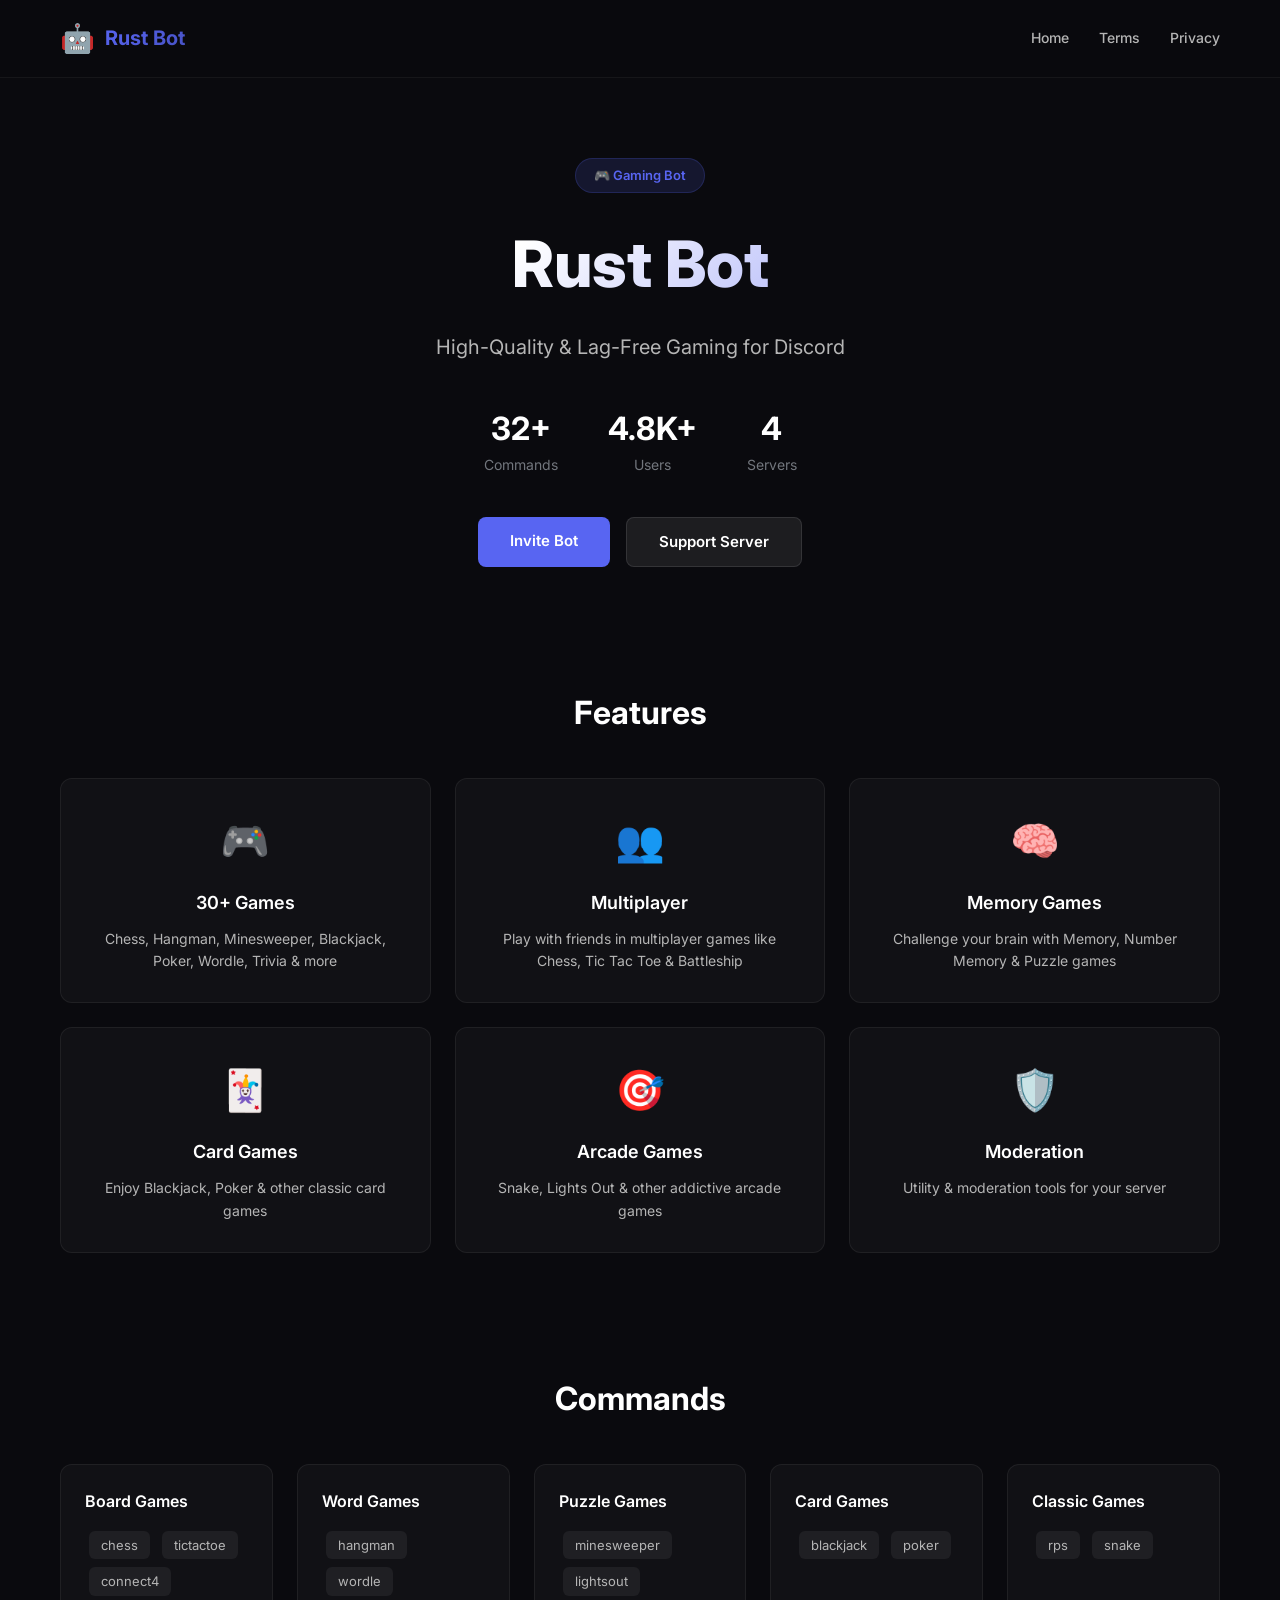
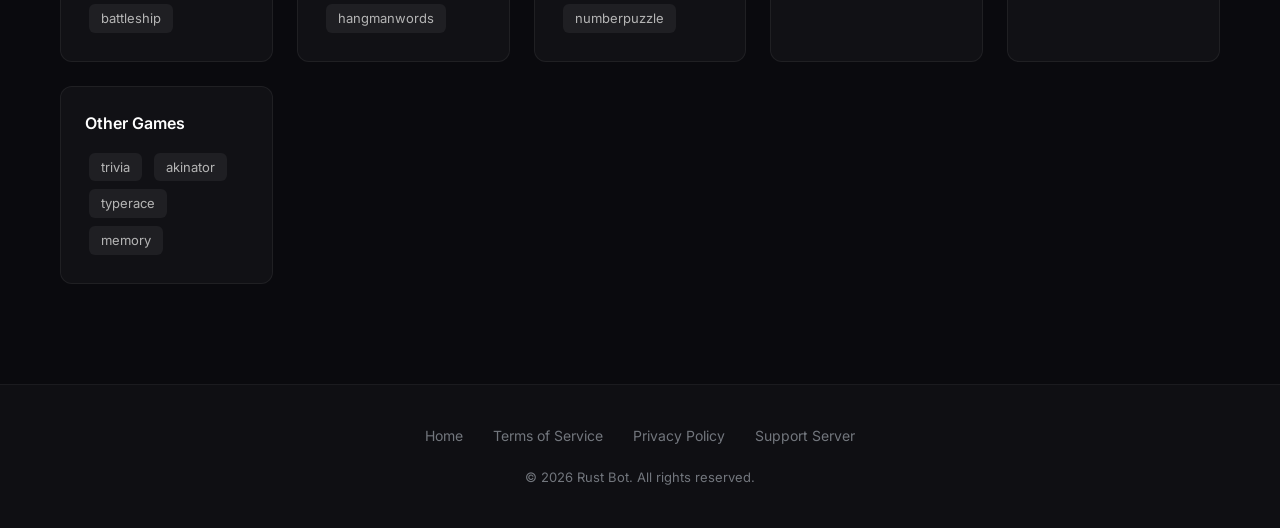
<file: index.html>
<!DOCTYPE html>
<html lang="en">
<head>
    <meta charset="UTF-8">
    <meta name="viewport" content="width=device-width, initial-scale=1.0">
    <title>Rust Bot - Gaming Bot</title>
    <link rel="stylesheet" href="style.css">
    <link href="https://fonts.googleapis.com/css2?family=Inter:wght@300;400;600;700;800&display=swap" rel="stylesheet">
</head>
<body>
    <nav>
        <div class="nav-container">
            <div class="logo">
                <span class="logo-icon">🤖</span>
                <span class="logo-text">Rust Bot</span>
            </div>
            <div class="nav-links">
                <a href="/">Home</a>
                <a href="/terms">Terms</a>
                <a href="/privacy">Privacy</a>
            </div>
        </div>
    </nav>

    <section class="hero">
        <div class="hero-content">
            <div class="hero-badge">🎮 Gaming Bot</div>
            <h1>Rust Bot</h1>
            <p class="subtitle">High-Quality & Lag-Free Gaming for Discord</p>
            <div class="stats">
                <div class="stat-item">
                    <span class="stat-number">32+</span>
                    <span class="stat-label">Commands</span>
                </div>
                <div class="stat-item">
                    <span class="stat-number">4.8K+</span>
                    <span class="stat-label">Users</span>
                </div>
                <div class="stat-item">
                    <span class="stat-number">4</span>
                    <span class="stat-label">Servers</span>
                </div>
            </div>
            <div class="hero-buttons">
                <a href="#" class="btn btn-primary">Invite Bot</a>
                <a href="#" class="btn btn-secondary">Support Server</a>
            </div>
        </div>
    </section>

    <section class="features">
        <div class="container">
            <h2>Features</h2>
            <div class="features-grid">
                <div class="feature-card">
                    <div class="feature-icon">🎮</div>
                    <h3>30+ Games</h3>
                    <p>Chess, Hangman, Minesweeper, Blackjack, Poker, Wordle, Trivia & more</p>
                </div>
                <div class="feature-card">
                    <div class="feature-icon">👥</div>
                    <h3>Multiplayer</h3>
                    <p>Play with friends in multiplayer games like Chess, Tic Tac Toe & Battleship</p>
                </div>
                <div class="feature-card">
                    <div class="feature-icon">🧠</div>
                    <h3>Memory Games</h3>
                    <p>Challenge your brain with Memory, Number Memory & Puzzle games</p>
                </div>
                <div class="feature-card">
                    <div class="feature-icon">🃏</div>
                    <h3>Card Games</h3>
                    <p>Enjoy Blackjack, Poker & other classic card games</p>
                </div>
                <div class="feature-card">
                    <div class="feature-icon">🎯</div>
                    <h3>Arcade Games</h3>
                    <p>Snake, Lights Out & other addictive arcade games</p>
                </div>
                <div class="feature-card">
                    <div class="feature-icon">🛡️</div>
                    <h3>Moderation</h3>
                    <p>Utility & moderation tools for your server</p>
                </div>
            </div>
        </div>
    </section>

    <section class="commands">
        <div class="container">
            <h2>Commands</h2>
            <div class="commands-grid">
                <div class="command-group">
                    <h3>Board Games</h3>
                    <code>chess</code>
                    <code>tictactoe</code>
                    <code>connect4</code>
                    <code>battleship</code>
                </div>
                <div class="command-group">
                    <h3>Word Games</h3>
                    <code>hangman</code>
                    <code>wordle</code>
                    <code>hangmanwords</code>
                </div>
                <div class="command-group">
                    <h3>Puzzle Games</h3>
                    <code>minesweeper</code>
                    <code>lightsout</code>
                    <code>numberpuzzle</code>
                </div>
                <div class="command-group">
                    <h3>Card Games</h3>
                    <code>blackjack</code>
                    <code>poker</code>
                </div>
                <div class="command-group">
                    <h3>Classic Games</h3>
                    <code>rps</code>
                    <code>snake</code>
                </div>
                <div class="command-group">
                    <h3>Other Games</h3>
                    <code>trivia</code>
                    <code>akinator</code>
                    <code>typerace</code>
                    <code>memory</code>
                </div>
            </div>
        </div>
    </section>

    <footer>
        <div class="footer-container">
            <div class="footer-links">
                <a href="/">Home</a>
                <a href="/terms">Terms of Service</a>
                <a href="/privacy">Privacy Policy</a>
                <a href="#">Support Server</a>
            </div>
            <p>&copy; 2026 Rust Bot. All rights reserved.</p>
        </div>
    </footer>

    <script src="script.js"></script>
</body>
</html>
</file>
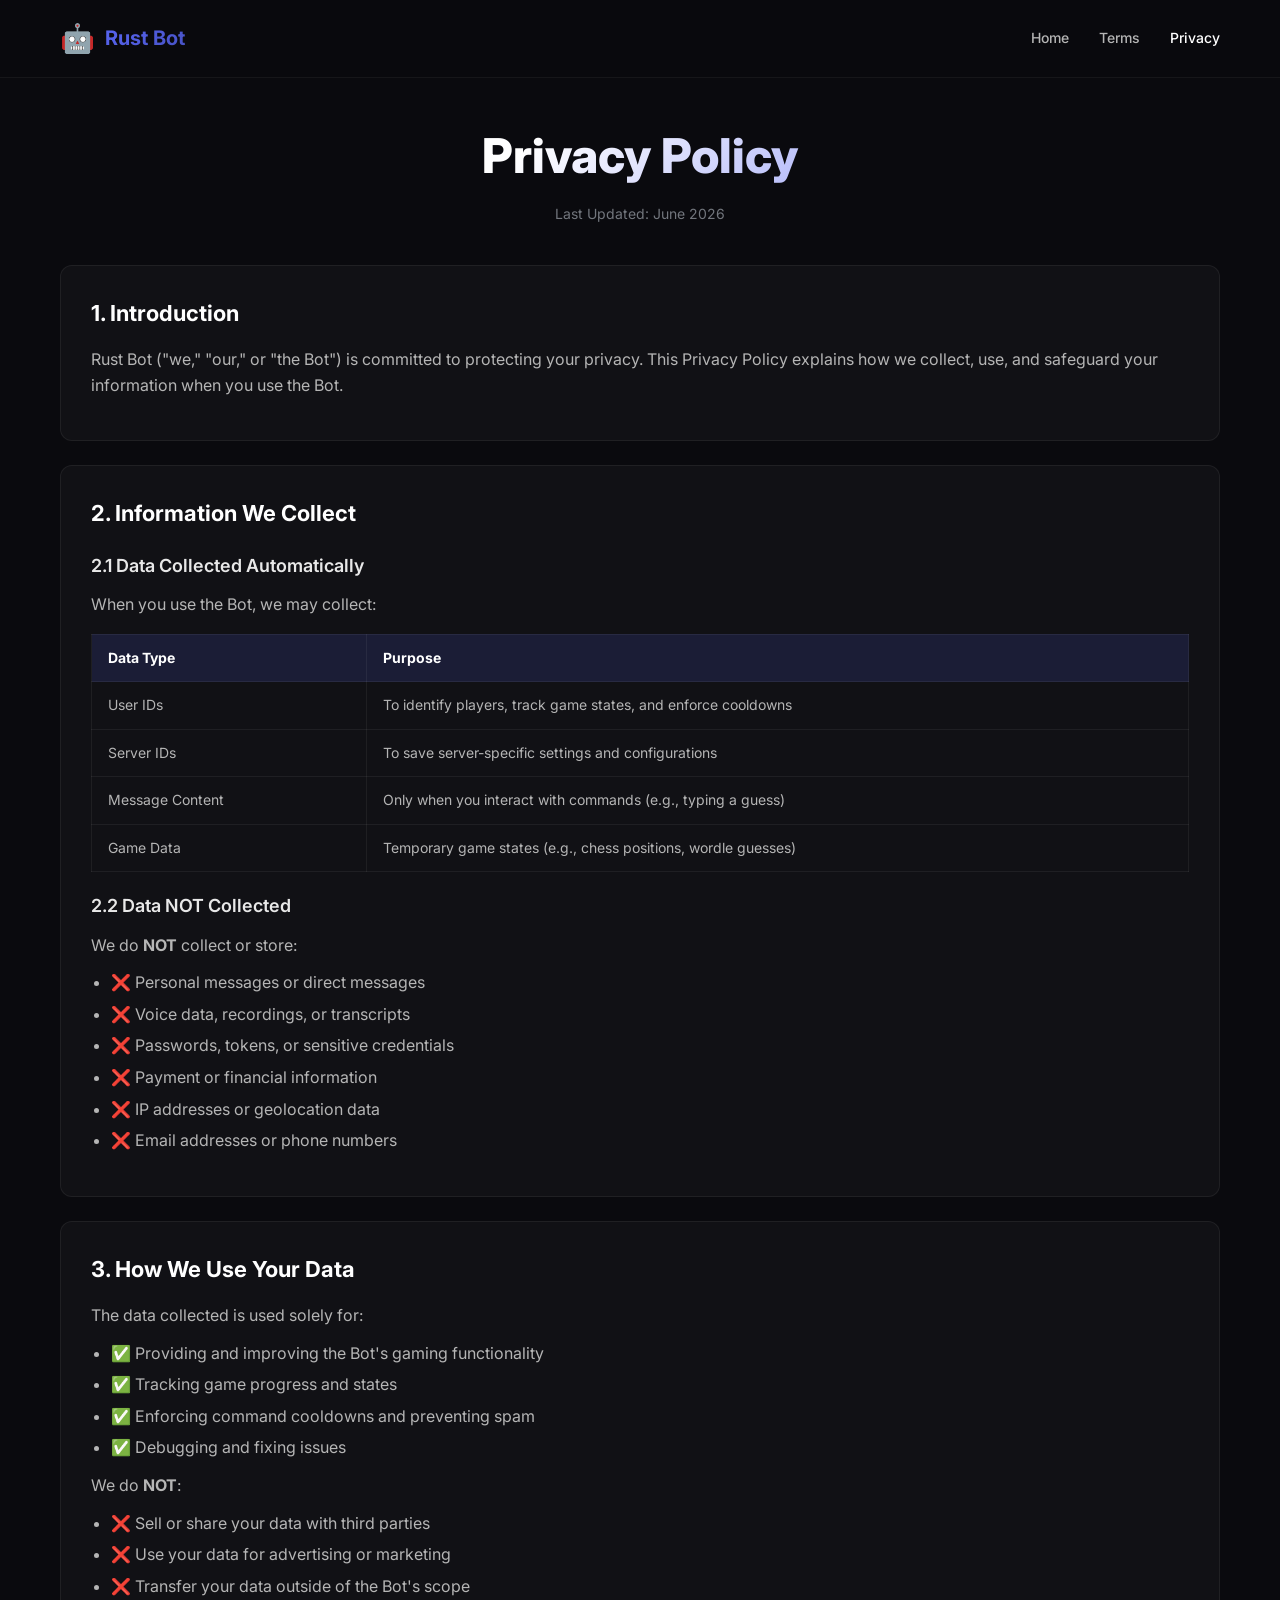
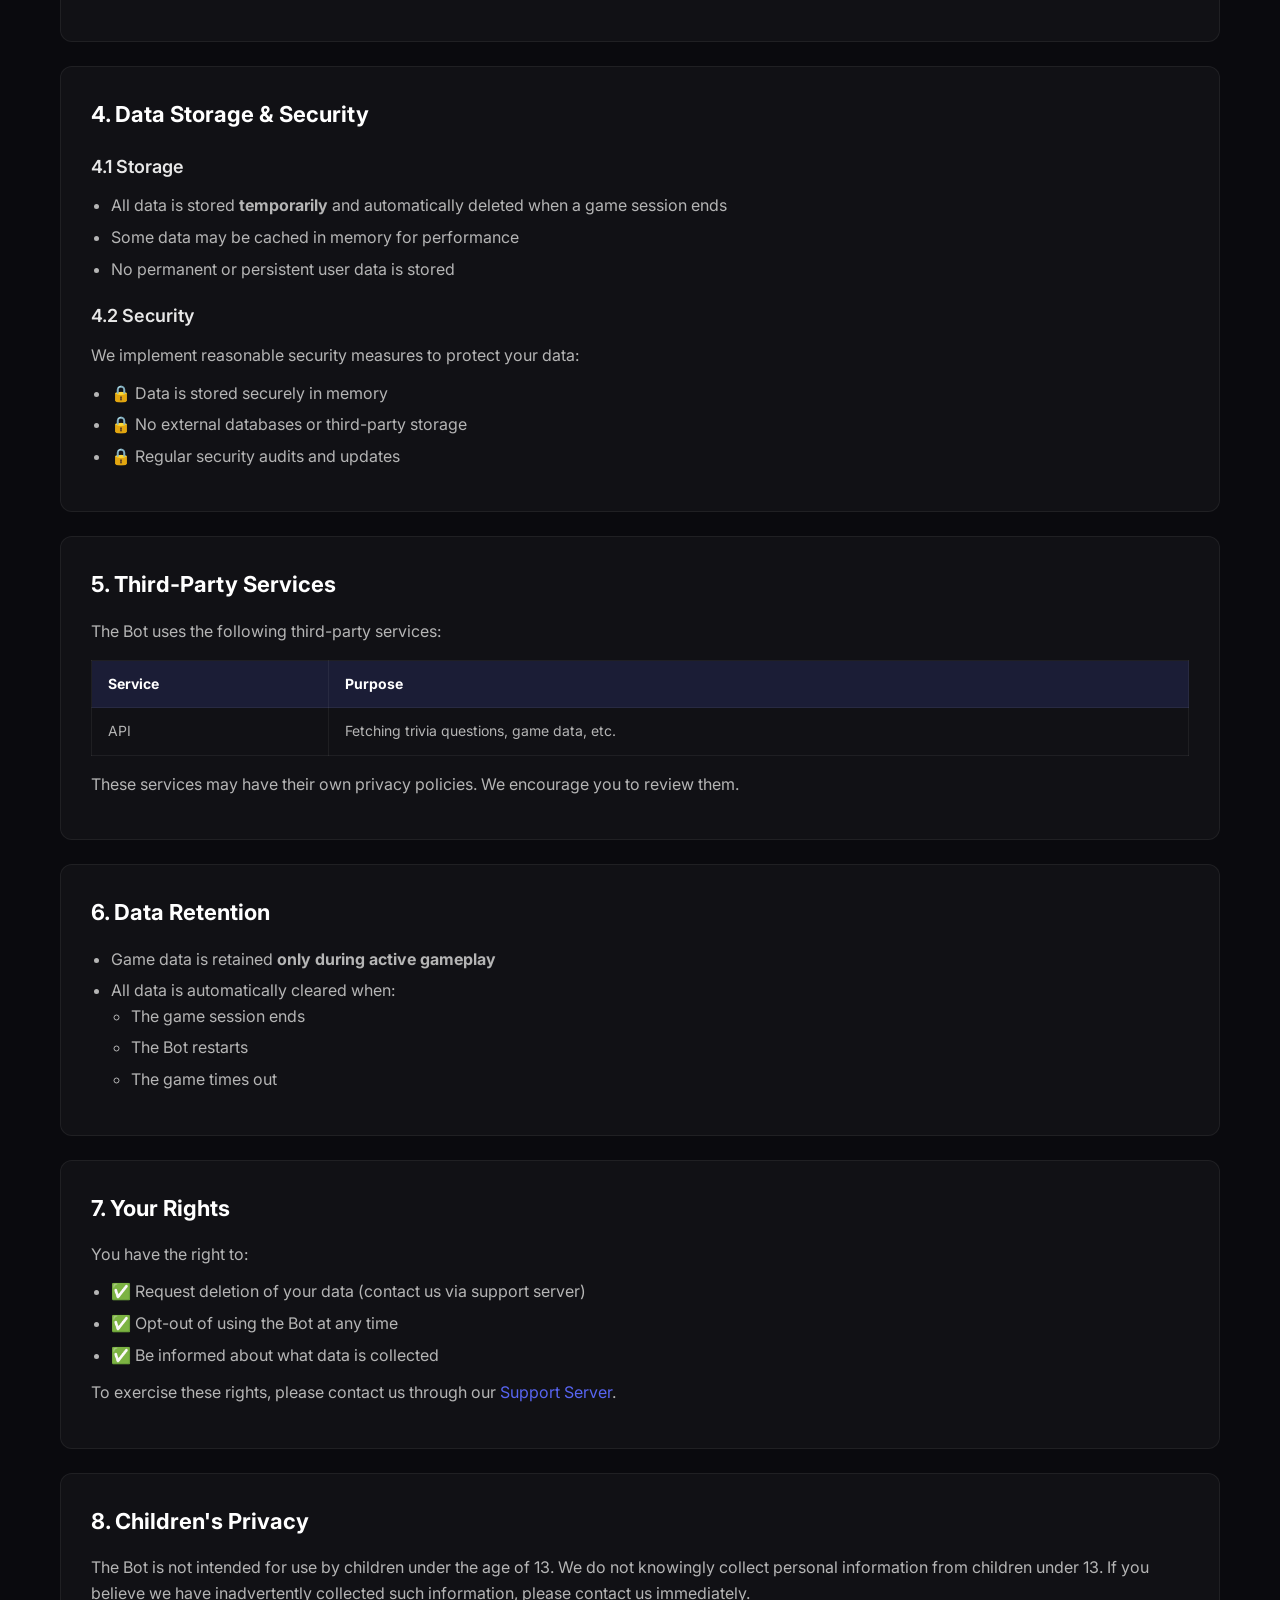
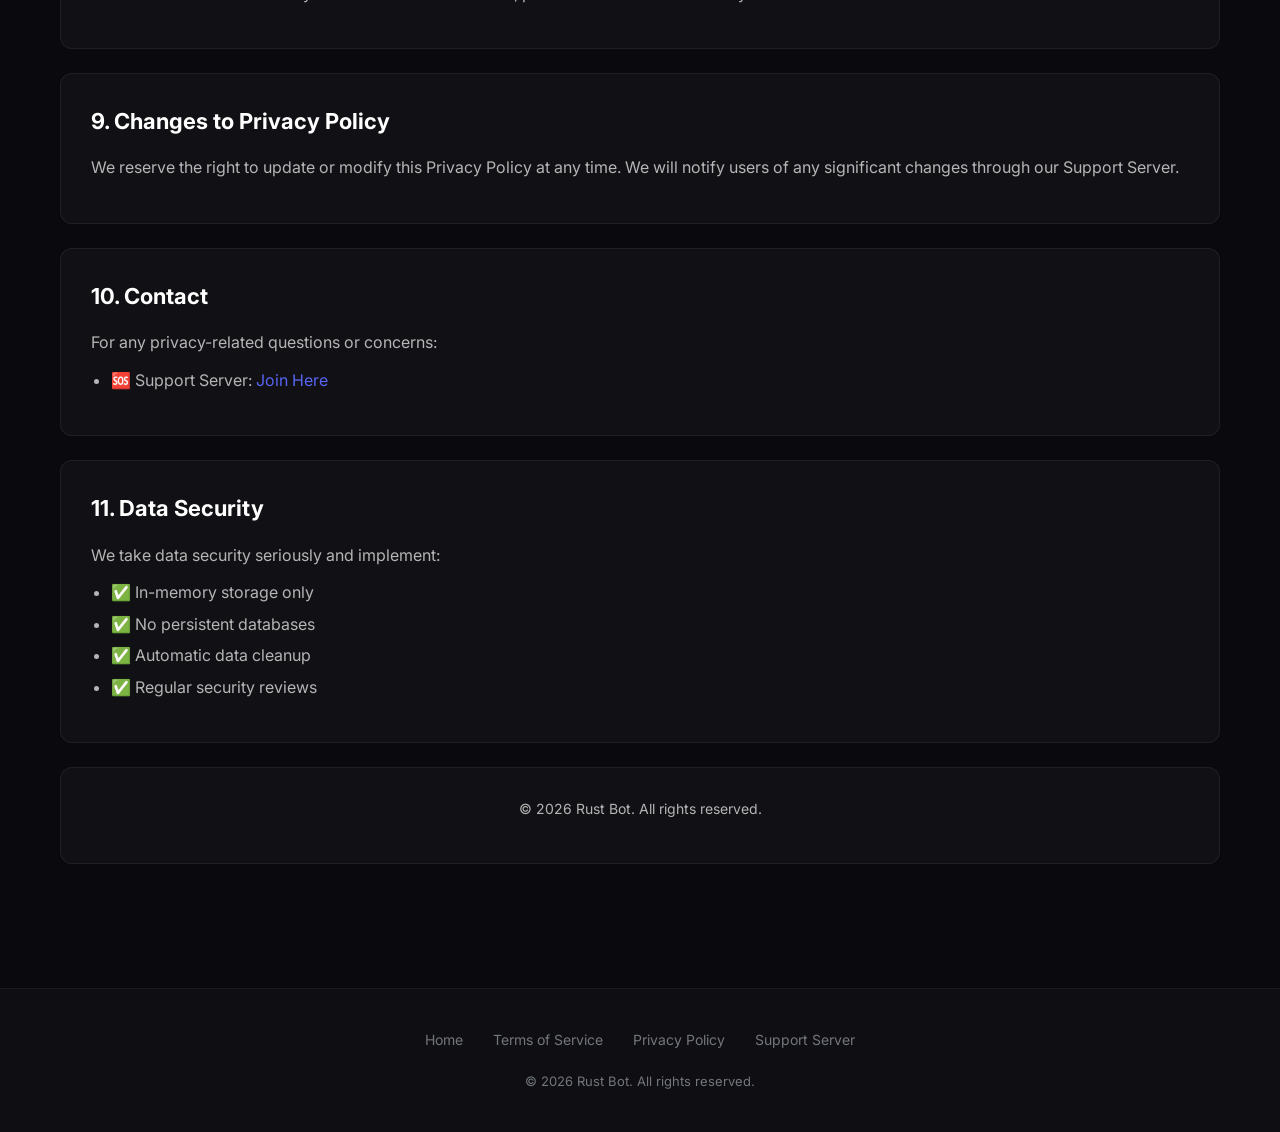
<file: privacy.html>
<!DOCTYPE html>
<html lang="en">
<head>
    <meta charset="UTF-8">
    <meta name="viewport" content="width=device-width, initial-scale=1.0">
    <title>Privacy Policy - Rust Bot</title>
    <link rel="stylesheet" href="style.css">
    <link href="https://fonts.googleapis.com/css2?family=Inter:wght@300;400;600;700;800&display=swap" rel="stylesheet">
</head>
<body>
    <nav>
        <div class="nav-container">
            <div class="logo">
                <span class="logo-icon">🤖</span>
                <span class="logo-text">Rust Bot</span>
            </div>
            <div class="nav-links">
                <a href="/">Home</a>
                <a href="/terms">Terms</a>
                <a href="/privacy" class="active">Privacy</a>
            </div>
        </div>
    </nav>

    <section class="page-content">
        <div class="container">
            <div class="page-header">
                <h1>Privacy Policy</h1>
                <p class="last-updated">Last Updated: June 2026</p>
            </div>

            <div class="content-section">
                <h2>1. Introduction</h2>
                <p>Rust Bot ("we," "our," or "the Bot") is committed to protecting your privacy. This Privacy Policy explains how we collect, use, and safeguard your information when you use the Bot.</p>
            </div>

            <div class="content-section">
                <h2>2. Information We Collect</h2>
                <h3>2.1 Data Collected Automatically</h3>
                <p>When you use the Bot, we may collect:</p>
                <div class="table-wrapper">
                    <table>
                        <thead>
                            <tr>
                                <th>Data Type</th>
                                <th>Purpose</th>
                            </tr>
                        </thead>
                        <tbody>
                            <tr>
                                <td>User IDs</td>
                                <td>To identify players, track game states, and enforce cooldowns</td>
                            </tr>
                            <tr>
                                <td>Server IDs</td>
                                <td>To save server-specific settings and configurations</td>
                            </tr>
                            <tr>
                                <td>Message Content</td>
                                <td>Only when you interact with commands (e.g., typing a guess)</td>
                            </tr>
                            <tr>
                                <td>Game Data</td>
                                <td>Temporary game states (e.g., chess positions, wordle guesses)</td>
                            </tr>
                        </tbody>
                    </table>
                </div>

                <h3>2.2 Data NOT Collected</h3>
                <p>We do <strong>NOT</strong> collect or store:</p>
                <ul>
                    <li>❌ Personal messages or direct messages</li>
                    <li>❌ Voice data, recordings, or transcripts</li>
                    <li>❌ Passwords, tokens, or sensitive credentials</li>
                    <li>❌ Payment or financial information</li>
                    <li>❌ IP addresses or geolocation data</li>
                    <li>❌ Email addresses or phone numbers</li>
                </ul>
            </div>

            <div class="content-section">
                <h2>3. How We Use Your Data</h2>
                <p>The data collected is used solely for:</p>
                <ul>
                    <li>✅ Providing and improving the Bot's gaming functionality</li>
                    <li>✅ Tracking game progress and states</li>
                    <li>✅ Enforcing command cooldowns and preventing spam</li>
                    <li>✅ Debugging and fixing issues</li>
                </ul>
                <p>We do <strong>NOT</strong>:</p>
                <ul>
                    <li>❌ Sell or share your data with third parties</li>
                    <li>❌ Use your data for advertising or marketing</li>
                    <li>❌ Transfer your data outside of the Bot's scope</li>
                </ul>
            </div>

            <div class="content-section">
                <h2>4. Data Storage & Security</h2>
                <h3>4.1 Storage</h3>
                <ul>
                    <li>All data is stored <strong>temporarily</strong> and automatically deleted when a game session ends</li>
                    <li>Some data may be cached in memory for performance</li>
                    <li>No permanent or persistent user data is stored</li>
                </ul>
                <h3>4.2 Security</h3>
                <p>We implement reasonable security measures to protect your data:</p>
                <ul>
                    <li>🔒 Data is stored securely in memory</li>
                    <li>🔒 No external databases or third-party storage</li>
                    <li>🔒 Regular security audits and updates</li>
                </ul>
            </div>

            <div class="content-section">
                <h2>5. Third-Party Services</h2>
                <p>The Bot uses the following third-party services:</p>
                <div class="table-wrapper">
                    <table>
                        <thead>
                            <tr>
                                <th>Service</th>
                                <th>Purpose</th>
                            </tr>
                        </thead>
                        <tbody>
                            <tr>
                                <td>API</td>
                                <td>Fetching trivia questions, game data, etc.</td>
                            </tr>
                        </tbody>
                    </table>
                </div>
                <p>These services may have their own privacy policies. We encourage you to review them.</p>
            </div>

            <div class="content-section">
                <h2>6. Data Retention</h2>
                <ul>
                    <li>Game data is retained <strong>only during active gameplay</strong></li>
                    <li>All data is automatically cleared when:
                        <ul>
                            <li>The game session ends</li>
                            <li>The Bot restarts</li>
                            <li>The game times out</li>
                        </ul>
                    </li>
                </ul>
            </div>

            <div class="content-section">
                <h2>7. Your Rights</h2>
                <p>You have the right to:</p>
                <ul>
                    <li>✅ Request deletion of your data (contact us via support server)</li>
                    <li>✅ Opt-out of using the Bot at any time</li>
                    <li>✅ Be informed about what data is collected</li>
                </ul>
                <p>To exercise these rights, please contact us through our <a href="#">Support Server</a>.</p>
            </div>

            <div class="content-section">
                <h2>8. Children's Privacy</h2>
                <p>The Bot is not intended for use by children under the age of 13. We do not knowingly collect personal information from children under 13. If you believe we have inadvertently collected such information, please contact us immediately.</p>
            </div>

            <div class="content-section">
                <h2>9. Changes to Privacy Policy</h2>
                <p>We reserve the right to update or modify this Privacy Policy at any time. We will notify users of any significant changes through our Support Server.</p>
            </div>

            <div class="content-section">
                <h2>10. Contact</h2>
                <p>For any privacy-related questions or concerns:</p>
                <ul>
                    <li>🆘 Support Server: <a href="#">Join Here</a></li>
                </ul>
            </div>

            <div class="content-section">
                <h2>11. Data Security</h2>
                <p>We take data security seriously and implement:</p>
                <ul>
                    <li>✅ In-memory storage only</li>
                    <li>✅ No persistent databases</li>
                    <li>✅ Automatic data cleanup</li>
                    <li>✅ Regular security reviews</li>
                </ul>
            </div>

            <div class="content-section footer-text">
                <p>© 2026 Rust Bot. All rights reserved.</p>
            </div>
        </div>
    </section>

    <footer>
        <div class="footer-container">
            <div class="footer-links">
                <a href="/">Home</a>
                <a href="/terms">Terms of Service</a>
                <a href="/privacy">Privacy Policy</a>
                <a href="#">Support Server</a>
            </div>
            <p>&copy; 2026 Rust Bot. All rights reserved.</p>
        </div>
    </footer>

    <script src="script.js"></script>
</body>
</html>
</file>
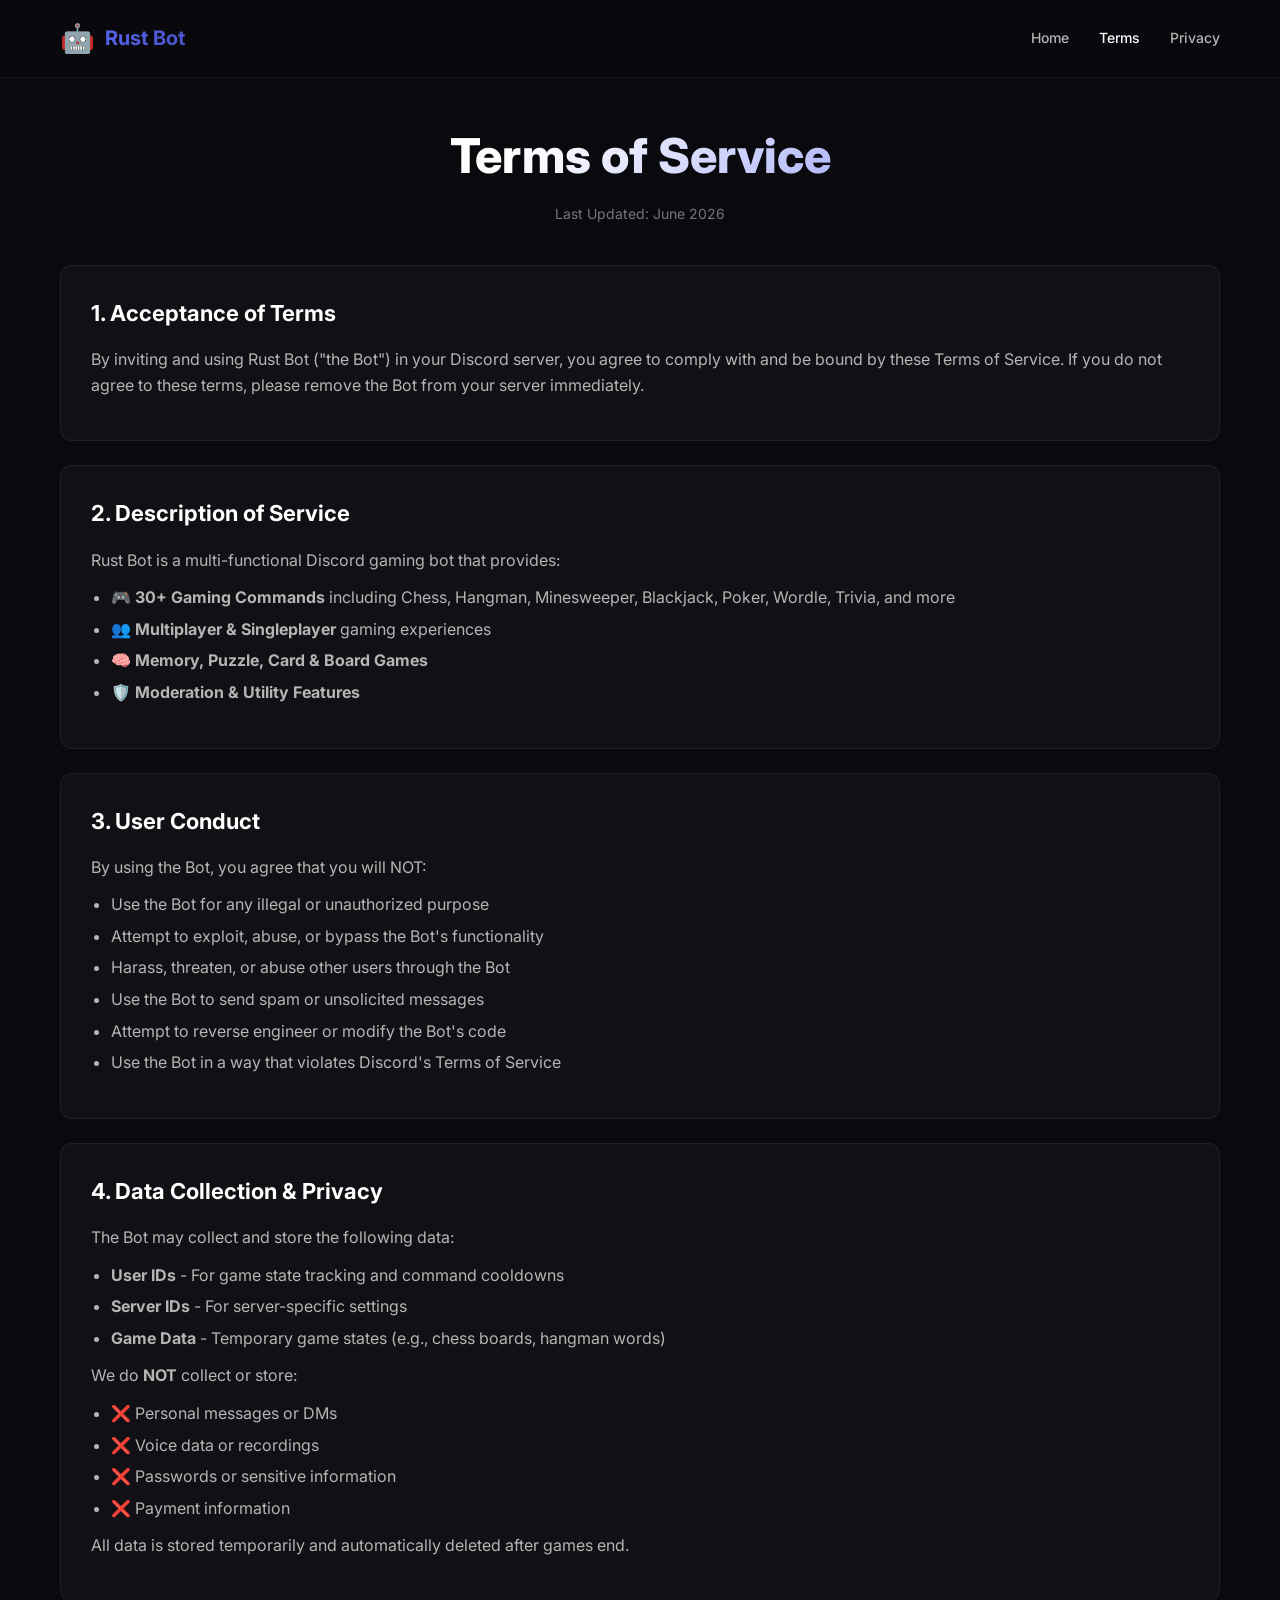
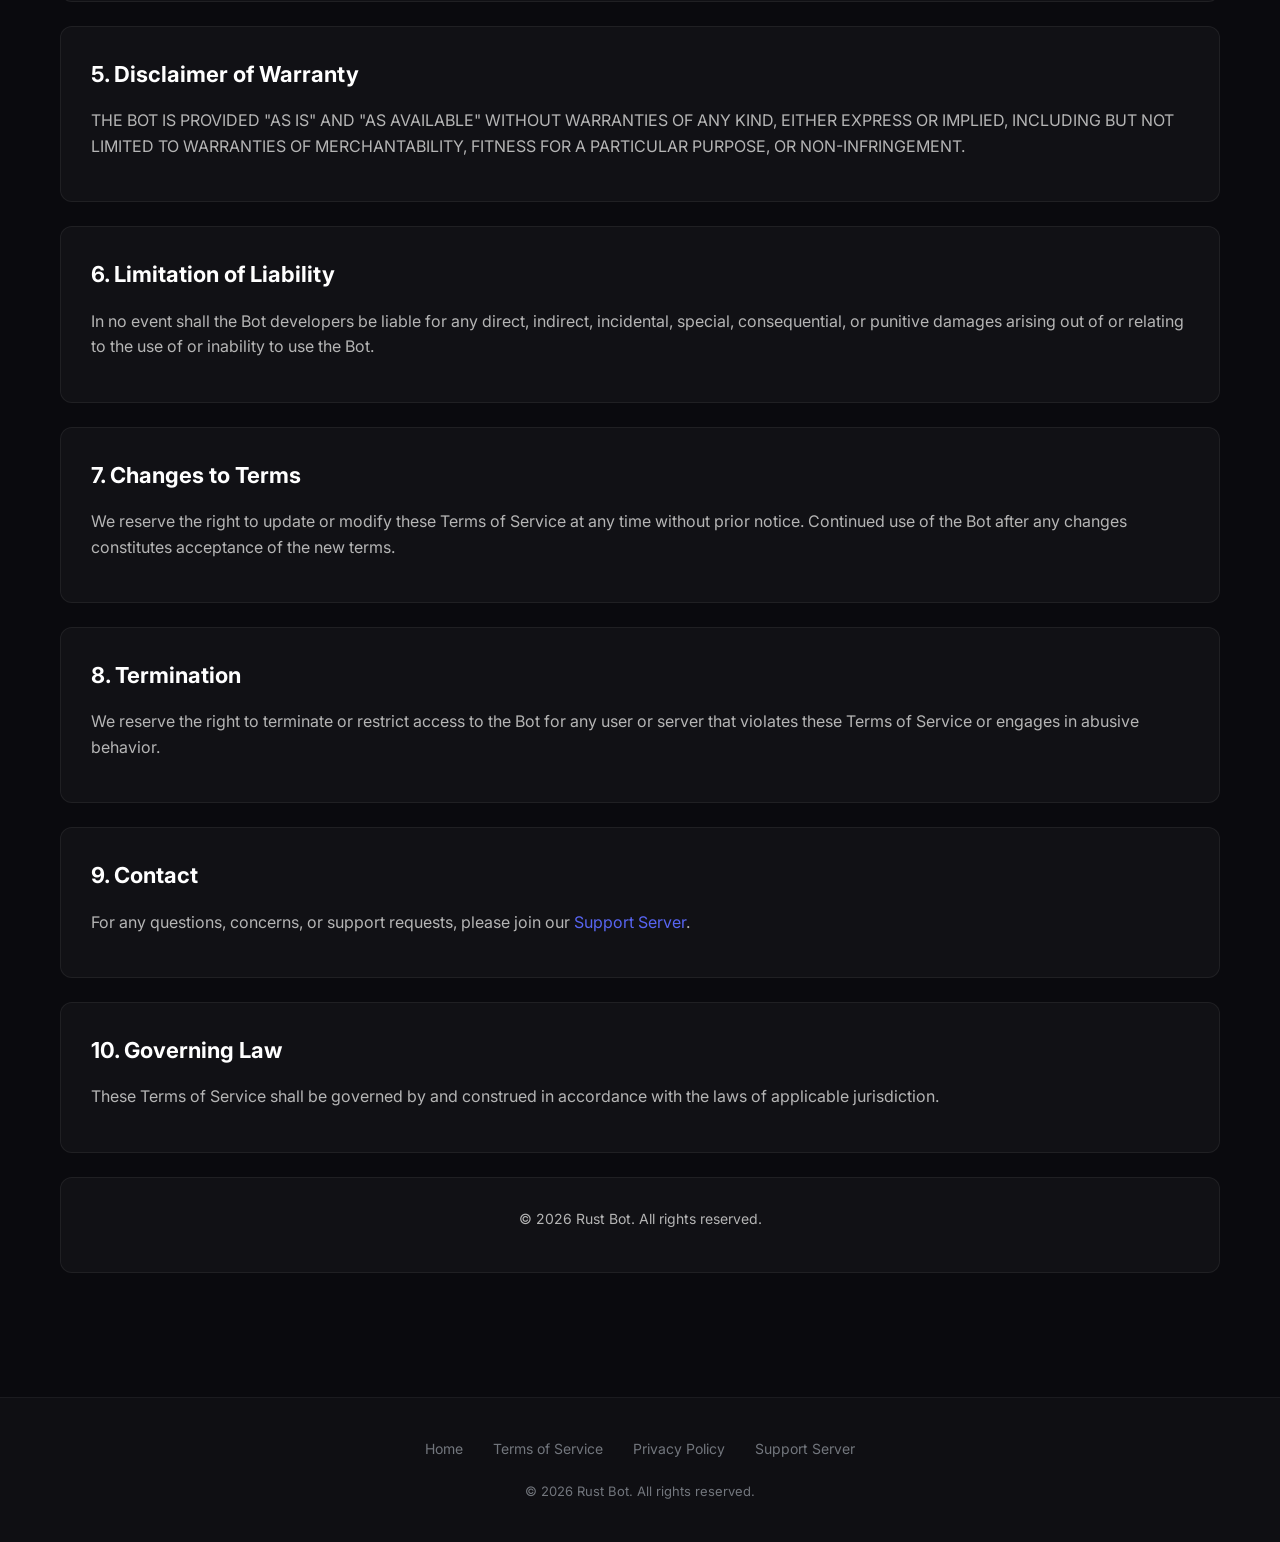
<file: terms.html>
<!DOCTYPE html>
<html lang="en">
<head>
    <meta charset="UTF-8">
    <meta name="viewport" content="width=device-width, initial-scale=1.0">
    <title>Terms of Service - Rust Bot</title>
    <link rel="stylesheet" href="style.css">
    <link href="https://fonts.googleapis.com/css2?family=Inter:wght@300;400;600;700;800&display=swap" rel="stylesheet">
</head>
<body>
    <nav>
        <div class="nav-container">
            <div class="logo">
                <span class="logo-icon">🤖</span>
                <span class="logo-text">Rust Bot</span>
            </div>
            <div class="nav-links">
                <a href="/">Home</a>
                <a href="/terms" class="active">Terms</a>
                <a href="/privacy">Privacy</a>
            </div>
        </div>
    </nav>

    <section class="page-content">
        <div class="container">
            <div class="page-header">
                <h1>Terms of Service</h1>
                <p class="last-updated">Last Updated: June 2026</p>
            </div>

            <div class="content-section">
                <h2>1. Acceptance of Terms</h2>
                <p>By inviting and using Rust Bot ("the Bot") in your Discord server, you agree to comply with and be bound by these Terms of Service. If you do not agree to these terms, please remove the Bot from your server immediately.</p>
            </div>

            <div class="content-section">
                <h2>2. Description of Service</h2>
                <p>Rust Bot is a multi-functional Discord gaming bot that provides:</p>
                <ul>
                    <li>🎮 <strong>30+ Gaming Commands</strong> including Chess, Hangman, Minesweeper, Blackjack, Poker, Wordle, Trivia, and more</li>
                    <li>👥 <strong>Multiplayer & Singleplayer</strong> gaming experiences</li>
                    <li>🧠 <strong>Memory, Puzzle, Card & Board Games</strong></li>
                    <li>🛡️ <strong>Moderation & Utility Features</strong></li>
                </ul>
            </div>

            <div class="content-section">
                <h2>3. User Conduct</h2>
                <p>By using the Bot, you agree that you will NOT:</p>
                <ul>
                    <li>Use the Bot for any illegal or unauthorized purpose</li>
                    <li>Attempt to exploit, abuse, or bypass the Bot's functionality</li>
                    <li>Harass, threaten, or abuse other users through the Bot</li>
                    <li>Use the Bot to send spam or unsolicited messages</li>
                    <li>Attempt to reverse engineer or modify the Bot's code</li>
                    <li>Use the Bot in a way that violates Discord's Terms of Service</li>
                </ul>
            </div>

            <div class="content-section">
                <h2>4. Data Collection & Privacy</h2>
                <p>The Bot may collect and store the following data:</p>
                <ul>
                    <li><strong>User IDs</strong> - For game state tracking and command cooldowns</li>
                    <li><strong>Server IDs</strong> - For server-specific settings</li>
                    <li><strong>Game Data</strong> - Temporary game states (e.g., chess boards, hangman words)</li>
                </ul>
                <p>We do <strong>NOT</strong> collect or store:</p>
                <ul>
                    <li>❌ Personal messages or DMs</li>
                    <li>❌ Voice data or recordings</li>
                    <li>❌ Passwords or sensitive information</li>
                    <li>❌ Payment information</li>
                </ul>
                <p>All data is stored temporarily and automatically deleted after games end.</p>
            </div>

            <div class="content-section">
                <h2>5. Disclaimer of Warranty</h2>
                <p>THE BOT IS PROVIDED "AS IS" AND "AS AVAILABLE" WITHOUT WARRANTIES OF ANY KIND, EITHER EXPRESS OR IMPLIED, INCLUDING BUT NOT LIMITED TO WARRANTIES OF MERCHANTABILITY, FITNESS FOR A PARTICULAR PURPOSE, OR NON-INFRINGEMENT.</p>
            </div>

            <div class="content-section">
                <h2>6. Limitation of Liability</h2>
                <p>In no event shall the Bot developers be liable for any direct, indirect, incidental, special, consequential, or punitive damages arising out of or relating to the use of or inability to use the Bot.</p>
            </div>

            <div class="content-section">
                <h2>7. Changes to Terms</h2>
                <p>We reserve the right to update or modify these Terms of Service at any time without prior notice. Continued use of the Bot after any changes constitutes acceptance of the new terms.</p>
            </div>

            <div class="content-section">
                <h2>8. Termination</h2>
                <p>We reserve the right to terminate or restrict access to the Bot for any user or server that violates these Terms of Service or engages in abusive behavior.</p>
            </div>

            <div class="content-section">
                <h2>9. Contact</h2>
                <p>For any questions, concerns, or support requests, please join our <a href="#">Support Server</a>.</p>
            </div>

            <div class="content-section">
                <h2>10. Governing Law</h2>
                <p>These Terms of Service shall be governed by and construed in accordance with the laws of applicable jurisdiction.</p>
            </div>

            <div class="content-section footer-text">
                <p>© 2026 Rust Bot. All rights reserved.</p>
            </div>
        </div>
    </section>

    <footer>
        <div class="footer-container">
            <div class="footer-links">
                <a href="/">Home</a>
                <a href="/terms">Terms of Service</a>
                <a href="/privacy">Privacy Policy</a>
                <a href="#">Support Server</a>
            </div>
            <p>&copy; 2026 Rust Bot. All rights reserved.</p>
        </div>
    </footer>

    <script src="script.js"></script>
</body>
</html>
</file>
<file: style.css>
* {
    margin: 0;
    padding: 0;
    box-sizing: border-box;
}

body {
    font-family: 'Inter', -apple-system, BlinkMacSystemFont, sans-serif;
    background: #0a0a0e;
    color: #e8e8e8;
    line-height: 1.6;
    min-height: 100vh;
}

.container {
    max-width: 1200px;
    margin: 0 auto;
    padding: 0 20px;
}

nav {
    background: rgba(10, 10, 14, 0.95);
    backdrop-filter: blur(10px);
    border-bottom: 1px solid rgba(255, 255, 255, 0.05);
    padding: 16px 0;
    position: sticky;
    top: 0;
    z-index: 100;
}

.nav-container {
    max-width: 1200px;
    margin: 0 auto;
    padding: 0 20px;
    display: flex;
    justify-content: space-between;
    align-items: center;
}

.logo {
    display: flex;
    align-items: center;
    gap: 10px;
    font-weight: 700;
    font-size: 20px;
}

.logo-icon {
    font-size: 28px;
}

.logo-text {
    background: linear-gradient(135deg, #5865F2, #4752c4);
    -webkit-background-clip: text;
    -webkit-text-fill-color: transparent;
}

.nav-links {
    display: flex;
    gap: 30px;
    align-items: center;
}

.nav-links a {
    color: #b5b5b5;
    text-decoration: none;
    font-size: 14px;
    font-weight: 500;
    transition: color 0.3s ease;
}

.nav-links a:hover,
.nav-links a.active {
    color: #ffffff;
}

.hero {
    padding: 80px 0 60px;
    text-align: center;
}

.hero-badge {
    display: inline-block;
    background: rgba(88, 101, 242, 0.15);
    color: #5865F2;
    padding: 6px 18px;
    border-radius: 20px;
    font-size: 13px;
    font-weight: 600;
    margin-bottom: 20px;
    border: 1px solid rgba(88, 101, 242, 0.2);
}

h1 {
    font-size: 64px;
    font-weight: 800;
    background: linear-gradient(135deg, #ffffff 40%, #5865F2);
    -webkit-background-clip: text;
    -webkit-text-fill-color: transparent;
    margin-bottom: 16px;
}

.subtitle {
    font-size: 20px;
    color: #b5b5b5;
    margin-bottom: 40px;
}

.stats {
    display: flex;
    justify-content: center;
    gap: 50px;
    margin-bottom: 40px;
}

.stat-item {
    display: flex;
    flex-direction: column;
    align-items: center;
}

.stat-number {
    font-size: 32px;
    font-weight: 700;
    color: #ffffff;
}

.stat-label {
    font-size: 14px;
    color: #72767d;
}

.hero-buttons {
    display: flex;
    gap: 16px;
    justify-content: center;
    flex-wrap: wrap;
}

.btn {
    padding: 12px 32px;
    border-radius: 8px;
    font-weight: 600;
    font-size: 15px;
    text-decoration: none;
    transition: all 0.3s ease;
}

.btn-primary {
    background: #5865F2;
    color: #ffffff;
}

.btn-primary:hover {
    background: #4752c4;
    transform: translateY(-2px);
    box-shadow: 0 8px 25px rgba(88, 101, 242, 0.3);
}

.btn-secondary {
    background: rgba(255, 255, 255, 0.08);
    color: #ffffff;
    border: 1px solid rgba(255, 255, 255, 0.1);
}

.btn-secondary:hover {
    background: rgba(255, 255, 255, 0.15);
    transform: translateY(-2px);
}

section {
    padding: 60px 0;
}

h2 {
    font-size: 32px;
    font-weight: 700;
    text-align: center;
    margin-bottom: 40px;
    color: #ffffff;
}

.features-grid {
    display: grid;
    grid-template-columns: repeat(auto-fit, minmax(280px, 1fr));
    gap: 24px;
}

.feature-card {
    background: rgba(255, 255, 255, 0.03);
    border: 1px solid rgba(255, 255, 255, 0.06);
    border-radius: 12px;
    padding: 30px;
    text-align: center;
    transition: all 0.3s ease;
}

.feature-card:hover {
    background: rgba(255, 255, 255, 0.06);
    transform: translateY(-4px);
    border-color: rgba(88, 101, 242, 0.3);
}

.feature-icon {
    font-size: 40px;
    margin-bottom: 16px;
}

.feature-card h3 {
    font-size: 18px;
    font-weight: 600;
    color: #ffffff;
    margin-bottom: 10px;
}

.feature-card p {
    color: #b5b5b5;
    font-size: 14px;
}

.commands-grid {
    display: grid;
    grid-template-columns: repeat(auto-fit, minmax(200px, 1fr));
    gap: 24px;
}

.command-group {
    background: rgba(255, 255, 255, 0.03);
    border: 1px solid rgba(255, 255, 255, 0.06);
    border-radius: 12px;
    padding: 24px;
}

.command-group h3 {
    font-size: 16px;
    font-weight: 600;
    color: #ffffff;
    margin-bottom: 12px;
}

.command-group code {
    display: inline-block;
    background: rgba(255, 255, 255, 0.06);
    padding: 4px 12px;
    border-radius: 6px;
    font-size: 13px;
    color: #b5b5b5;
    margin: 4px 4px;
    font-family: 'Inter', monospace;
}

.page-content {
    padding: 40px 0 60px;
}

.page-header {
    text-align: center;
    margin-bottom: 40px;
}

.page-header h1 {
    font-size: 48px;
    margin-bottom: 8px;
}

.last-updated {
    color: #72767d;
    font-size: 14px;
}

.content-section {
    background: rgba(255, 255, 255, 0.03);
    border: 1px solid rgba(255, 255, 255, 0.06);
    border-radius: 12px;
    padding: 30px;
    margin-bottom: 24px;
}

.content-section h2 {
    font-size: 22px;
    text-align: left;
    margin-bottom: 16px;
    color: #ffffff;
}

.content-section h3 {
    font-size: 18px;
    font-weight: 600;
    color: #e8e8e8;
    margin: 20px 0 12px;
}

.content-section p {
    color: #b5b5b5;
    margin-bottom: 12px;
}

.content-section ul {
    color: #b5b5b5;
    padding-left: 20px;
    margin-bottom: 12px;
}

.content-section ul li {
    margin-bottom: 6px;
}

.content-section a {
    color: #5865F2;
    text-decoration: none;
}

.content-section a:hover {
    text-decoration: underline;
}

.table-wrapper {
    overflow-x: auto;
    margin: 16px 0;
}

table {
    width: 100%;
    border-collapse: collapse;
    font-size: 14px;
}

table th {
    background: rgba(88, 101, 242, 0.15);
    color: #ffffff;
    text-align: left;
    padding: 12px 16px;
    border: 1px solid rgba(255, 255, 255, 0.06);
}

table td {
    padding: 12px 16px;
    border: 1px solid rgba(255, 255, 255, 0.06);
    color: #b5b5b5;
}

.footer-text {
    text-align: center;
    color: #72767d;
    font-size: 14px;
}

footer {
    background: rgba(255, 255, 255, 0.02);
    border-top: 1px solid rgba(255, 255, 255, 0.05);
    padding: 40px 0;
    margin-top: 40px;
}

.footer-container {
    max-width: 1200px;
    margin: 0 auto;
    padding: 0 20px;
    text-align: center;
}

.footer-links {
    display: flex;
    justify-content: center;
    gap: 30px;
    margin-bottom: 20px;
    flex-wrap: wrap;
}

.footer-links a {
    color: #72767d;
    text-decoration: none;
    font-size: 14px;
    transition: color 0.3s ease;
}

.footer-links a:hover {
    color: #ffffff;
}

footer p {
    color: #72767d;
    font-size: 13px;
}

@media (max-width: 768px) {
    .nav-container {
        flex-direction: column;
        gap: 12px;
    }
    
    .nav-links {
        gap: 20px;
    }
    
    h1 {
        font-size: 36px;
    }
    
    .stats {
        gap: 30px;
    }
    
    .stat-number {
        font-size: 24px;
    }
    
    .features-grid,
    .commands-grid {
        grid-template-columns: 1fr;
    }
    
    .page-header h1 {
        font-size: 32px;
    }
    
    .content-section {
        padding: 20px;
    }
}
</file>
